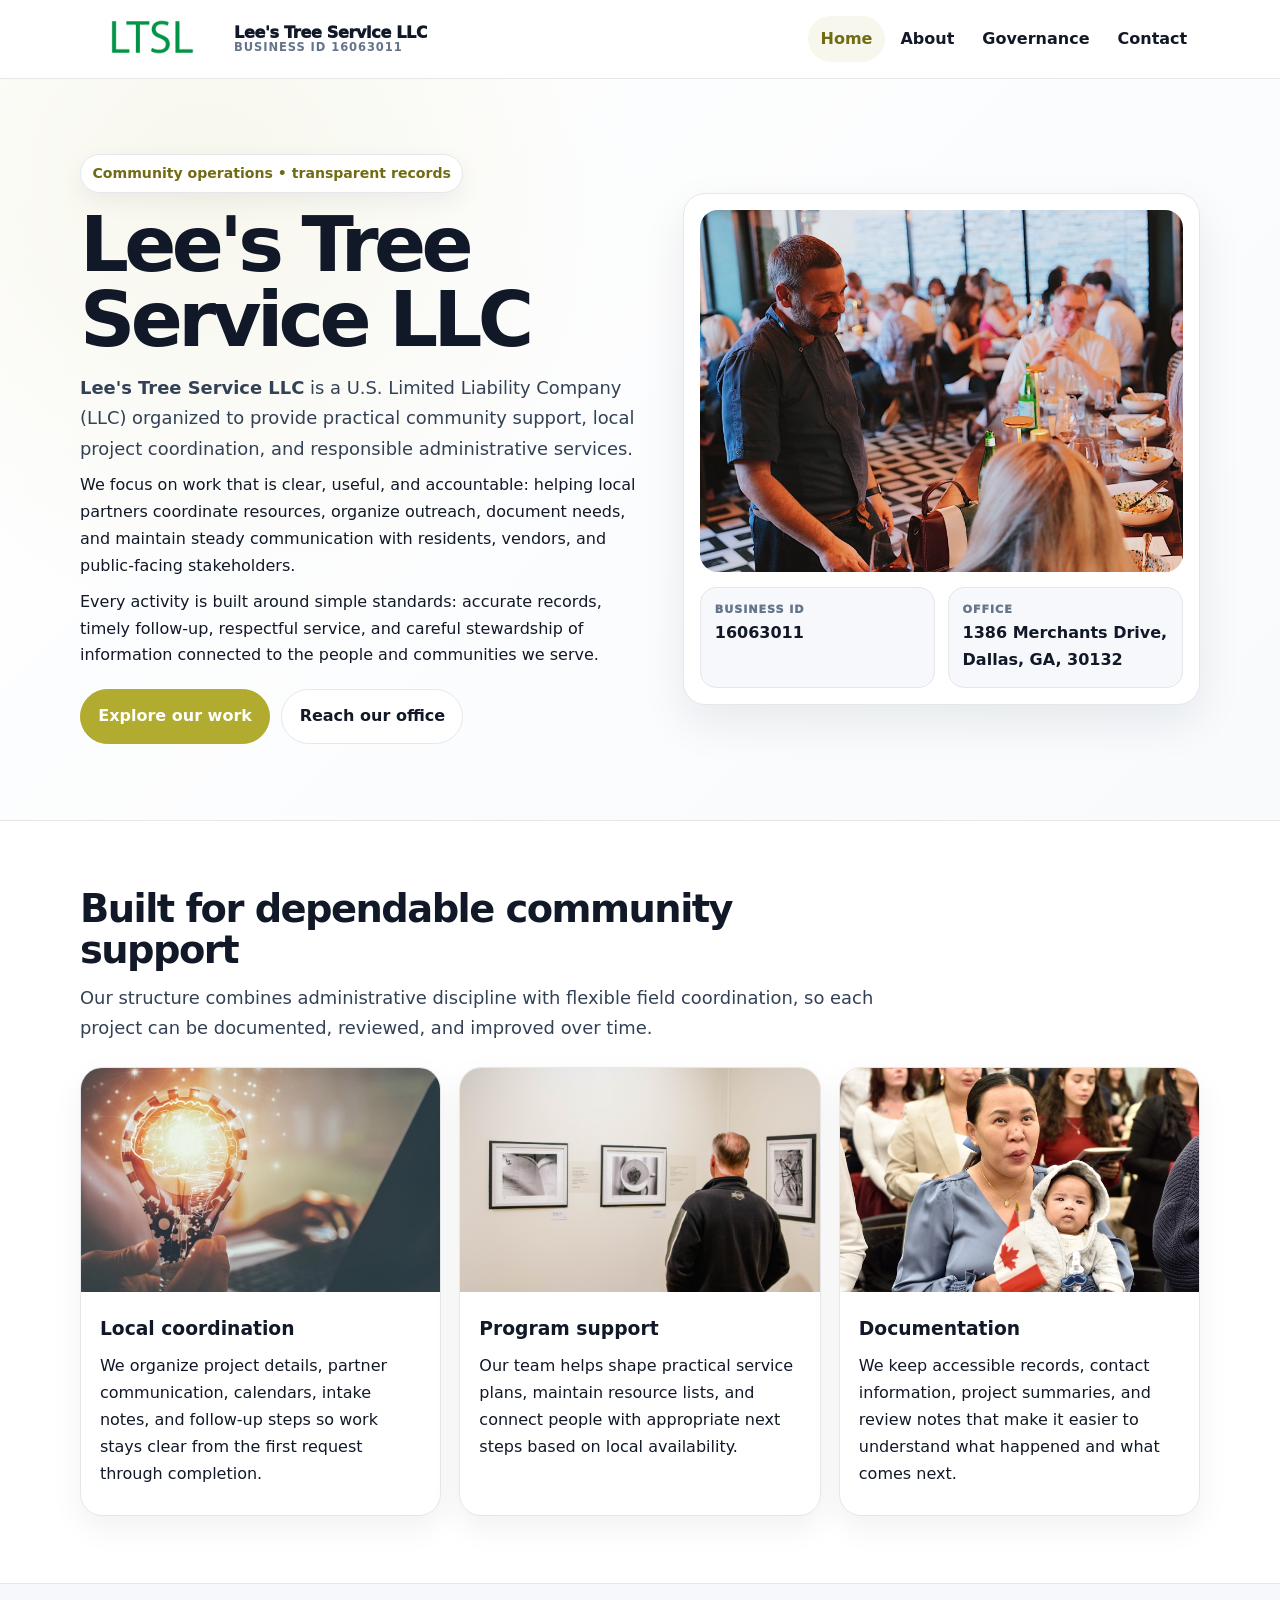
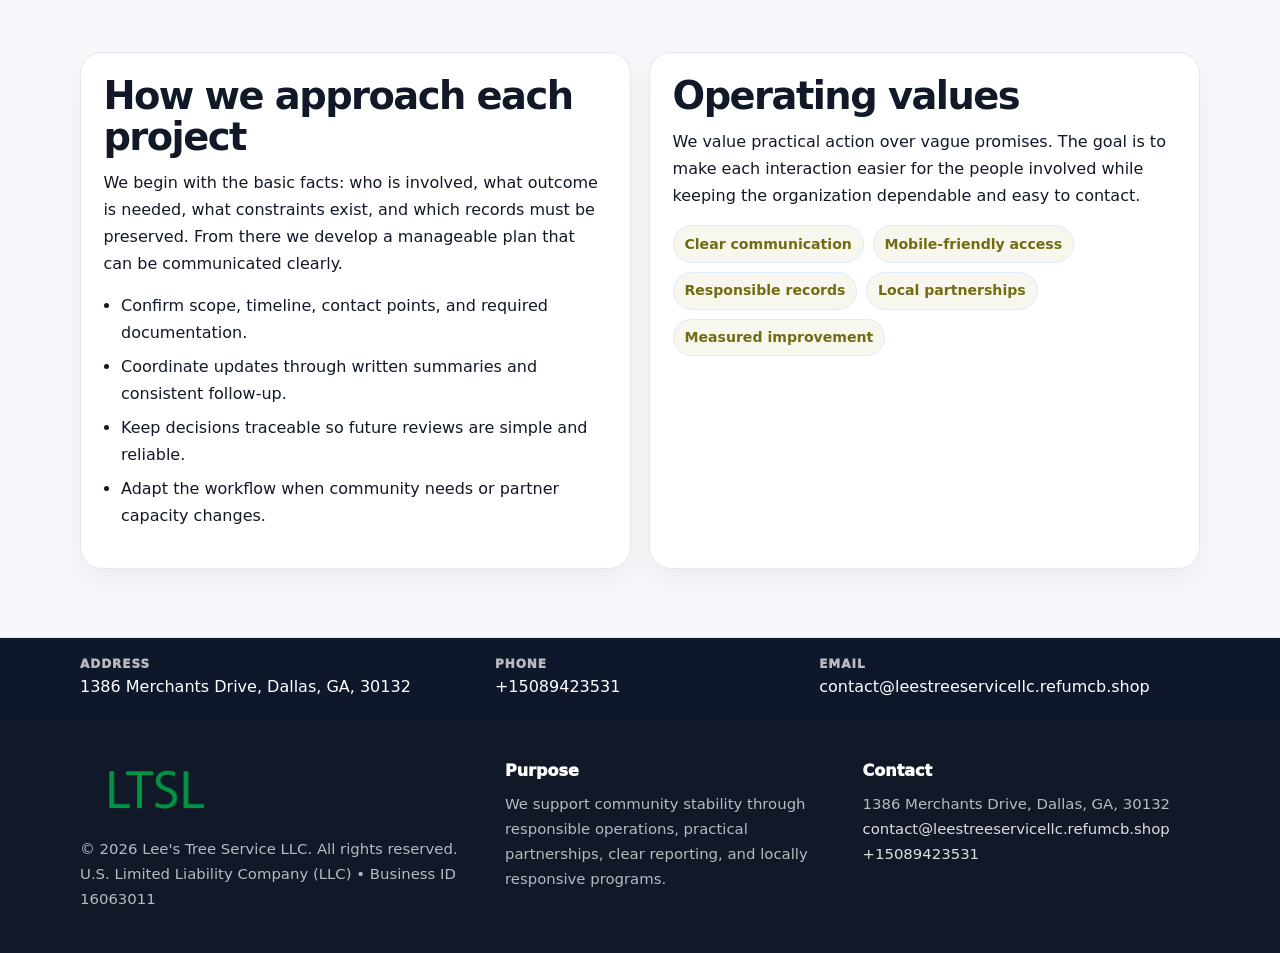
<file: index.html>
<!doctype html><html lang="en"><head><meta charset="utf-8"><meta name="viewport" content="width=device-width,initial-scale=1"><title>Lee's Tree Service LLC – Nonprofit • 2025</title><link rel="stylesheet" href="assets/styles.css"><link rel="icon" href="images/logo.png"><meta name="data-ein" content="16063011"><meta name="data-name" content="Lee's Tree Service LLC"><meta name="data-email" content="contact@leestreeservicellc.refumcb.shop"><meta name="data-phone" content="+15089423531"><meta name="data-address" content="1386 Merchants Drive, Dallas, GA, 30132"><meta name="data-map" content="1386+Merchants+Drive,+Dallas,+GA,+30132">  <meta name="description" content="We are a 501(c)(3) organization advancing community services, education, and direct relief through transparent programs, local partnerships, and measurable outcomes.">
</head><body>
<div style="position:absolute;left:-9999px;top:-9999px;opacity:0" data-uniq="{{UNIQUE_BLOB}}">
  <span>We are a 501(c)(3) organization advancing community services, education, and direct relief through transparent programs, local partnerships, and measurable outcomes.</span><svg width="12" height="12" viewBox="0 0 12 12" xmlns="http://www.w3.org/2000/svg"><circle cx="6" cy="6" r="5" fill="#28a745"/></svg><img src="images/hero.jpg" width="1" height="1" alt="" loading="lazy"/>
</div>
<header class="site-header"><div class="container header-inner"><a class="c2d629b1dfb" href="index.html"><img src="images/logo.png" alt="Lee's Tree Service LLC logo"><span class="brand-name"><span>Lee's Tree Service LLC</span><span class="brand-kicker">Business ID 16063011</span></span></a><button class="c26274f198d" aria-expanded="false" aria-controls="mainnav">Menu</button><nav class="cd208ae5f86" id="mainnav" aria-label="Main navigation"><a class="active" href="index.html">Home</a><a class="" href="about.html">About</a><a class="" href="governance.html">Governance</a><a class="" href="contact.html">Contact</a></nav></div></header><main id="content"><section class="c0d0f9ded5e"><div class="container hero-grid"><div><span class="eyebrow">Community operations • transparent records</span><h1>Lee's Tree Service LLC</h1><p class="cf64d0f6409"><strong>Lee's Tree Service LLC</strong> is a U.S. Limited Liability Company (LLC) organized to provide practical community support, local project coordination, and responsible administrative services.</p><p>We focus on work that is clear, useful, and accountable: helping local partners coordinate resources, organize outreach, document needs, and maintain steady communication with residents, vendors, and public-facing stakeholders.</p><p>Every activity is built around simple standards: accurate records, timely follow-up, respectful service, and careful stewardship of information connected to the people and communities we serve.</p><div class="actions"><a class="c8efe92e914 btn-primary" href="about.html">Explore our work</a><a class="c8efe92e914" href="contact.html">Reach our office</a></div></div><aside class="hero-card"><img src="images/hero.jpg" alt="Community planning table"><div class="mini-grid"><div class="mini"><div class="mini-label">Business ID</div><strong>16063011</strong></div><div class="mini"><div class="mini-label">Office</div><strong>1386 Merchants Drive, Dallas, GA, 30132</strong></div></div></aside></div></section><section class="section"><div class="container"><div class="section-head"><h2>Built for dependable community support</h2><p class="cf64d0f6409">Our structure combines administrative discipline with flexible field coordination, so each project can be documented, reviewed, and improved over time.</p></div><div class="grid-3"><article class="cc61fbe8297"><img src="images/community.jpg" alt="Community discussion"><div class="card-body"><h3>Local coordination</h3><p>We organize project details, partner communication, calendars, intake notes, and follow-up steps so work stays clear from the first request through completion.</p></div></article><article class="cc61fbe8297"><img src="images/programs.jpg" alt="Program planning"><div class="card-body"><h3>Program support</h3><p>Our team helps shape practical service plans, maintain resource lists, and connect people with appropriate next steps based on local availability.</p></div></article><article class="cc61fbe8297"><img src="images/education.jpg" alt="Education and guidance"><div class="card-body"><h3>Documentation</h3><p>We keep accessible records, contact information, project summaries, and review notes that make it easier to understand what happened and what comes next.</p></div></article></div></div></section><section class="section alt"><div class="container grid-2"><div class="text-panel"><h2>How we approach each project</h2><p>We begin with the basic facts: who is involved, what outcome is needed, what constraints exist, and which records must be preserved. From there we develop a manageable plan that can be communicated clearly.</p><ul class="list-check"><li>Confirm scope, timeline, contact points, and required documentation.</li><li>Coordinate updates through written summaries and consistent follow-up.</li><li>Keep decisions traceable so future reviews are simple and reliable.</li><li>Adapt the workflow when community needs or partner capacity changes.</li></ul></div><div class="text-panel"><h2>Operating values</h2><p>We value practical action over vague promises. The goal is to make each interaction easier for the people involved while keeping the organization dependable and easy to contact.</p><div class="pill-list"><span class="pill">Clear communication</span><span class="pill">Mobile-friendly access</span><span class="pill">Responsible records</span><span class="pill">Local partnerships</span><span class="pill">Measured improvement</span></div></div></div></section></main><section class="contact-strip"><div class="container strip-grid"><div class="strip-item"><div class="strip-label">Address</div>1386 Merchants Drive, Dallas, GA, 30132</div><div class="strip-item"><div class="strip-label">Phone</div><a href="tel:+15089423531">+15089423531</a></div><div class="strip-item"><div class="strip-label">Email</div><a href="mailto:contact@leestreeservicellc.refumcb.shop">contact@leestreeservicellc.refumcb.shop</a></div></div></section><footer class="footer"><div class="container footer-grid"><div><img src="images/logo.png" alt=""><div class="small">© <span id="year"></span> Lee's Tree Service LLC. All rights reserved.</div><div class="small">U.S. Limited Liability Company (LLC) • Business ID 16063011</div></div><div><div class="footer-title">Purpose</div><div class="small">We support community stability through responsible operations, practical partnerships, clear reporting, and locally responsive programs.</div></div><div><div class="footer-title">Contact</div><div class="small">1386 Merchants Drive, Dallas, GA, 30132<br><a href="mailto:contact@leestreeservicellc.refumcb.shop">contact@leestreeservicellc.refumcb.shop</a><br><a href="tel:+15089423531">+15089423531</a></div></div></div></footer><script>(function(){const $=s=>document.querySelector(s);const btn=$('.menu-toggle'),nav=$('.nav');if(btn&&nav){btn.addEventListener('click',()=>{const open=nav.classList.toggle('open');btn.setAttribute('aria-expanded',open?'true':'false')});nav.querySelectorAll('a').forEach(a=>a.addEventListener('click',()=>nav.classList.remove('open')))}function g(n){const e=document.querySelector('meta[name="'+n+'"]');return e?e.content:''}function h(s){let x=2166136261>>>0;for(let i=0;i<s.length;i++){x^=s.charCodeAt(i);x=Math.imul(x,16777619)}return x>>>0}let k=(g('data-ein')||g('data-name')||location.hostname||'default');const key=h(String(k)),H=key%360,S=55+(key%18),L=44;document.documentElement.style.setProperty('--brand','hsl('+H+' '+S+'% '+L+'%)');document.documentElement.style.setProperty('--brand-ink','hsl('+H+' '+Math.min(95,S+12)+'% '+Math.max(22,L-18)+'%)');document.documentElement.style.setProperty('--soft','hsl('+H+' '+Math.max(38,S-18)+'% 95%)');const y=document.getElementById('year');if(y)y.textContent=new Date().getFullYear();})();</script></body></html>
</file>
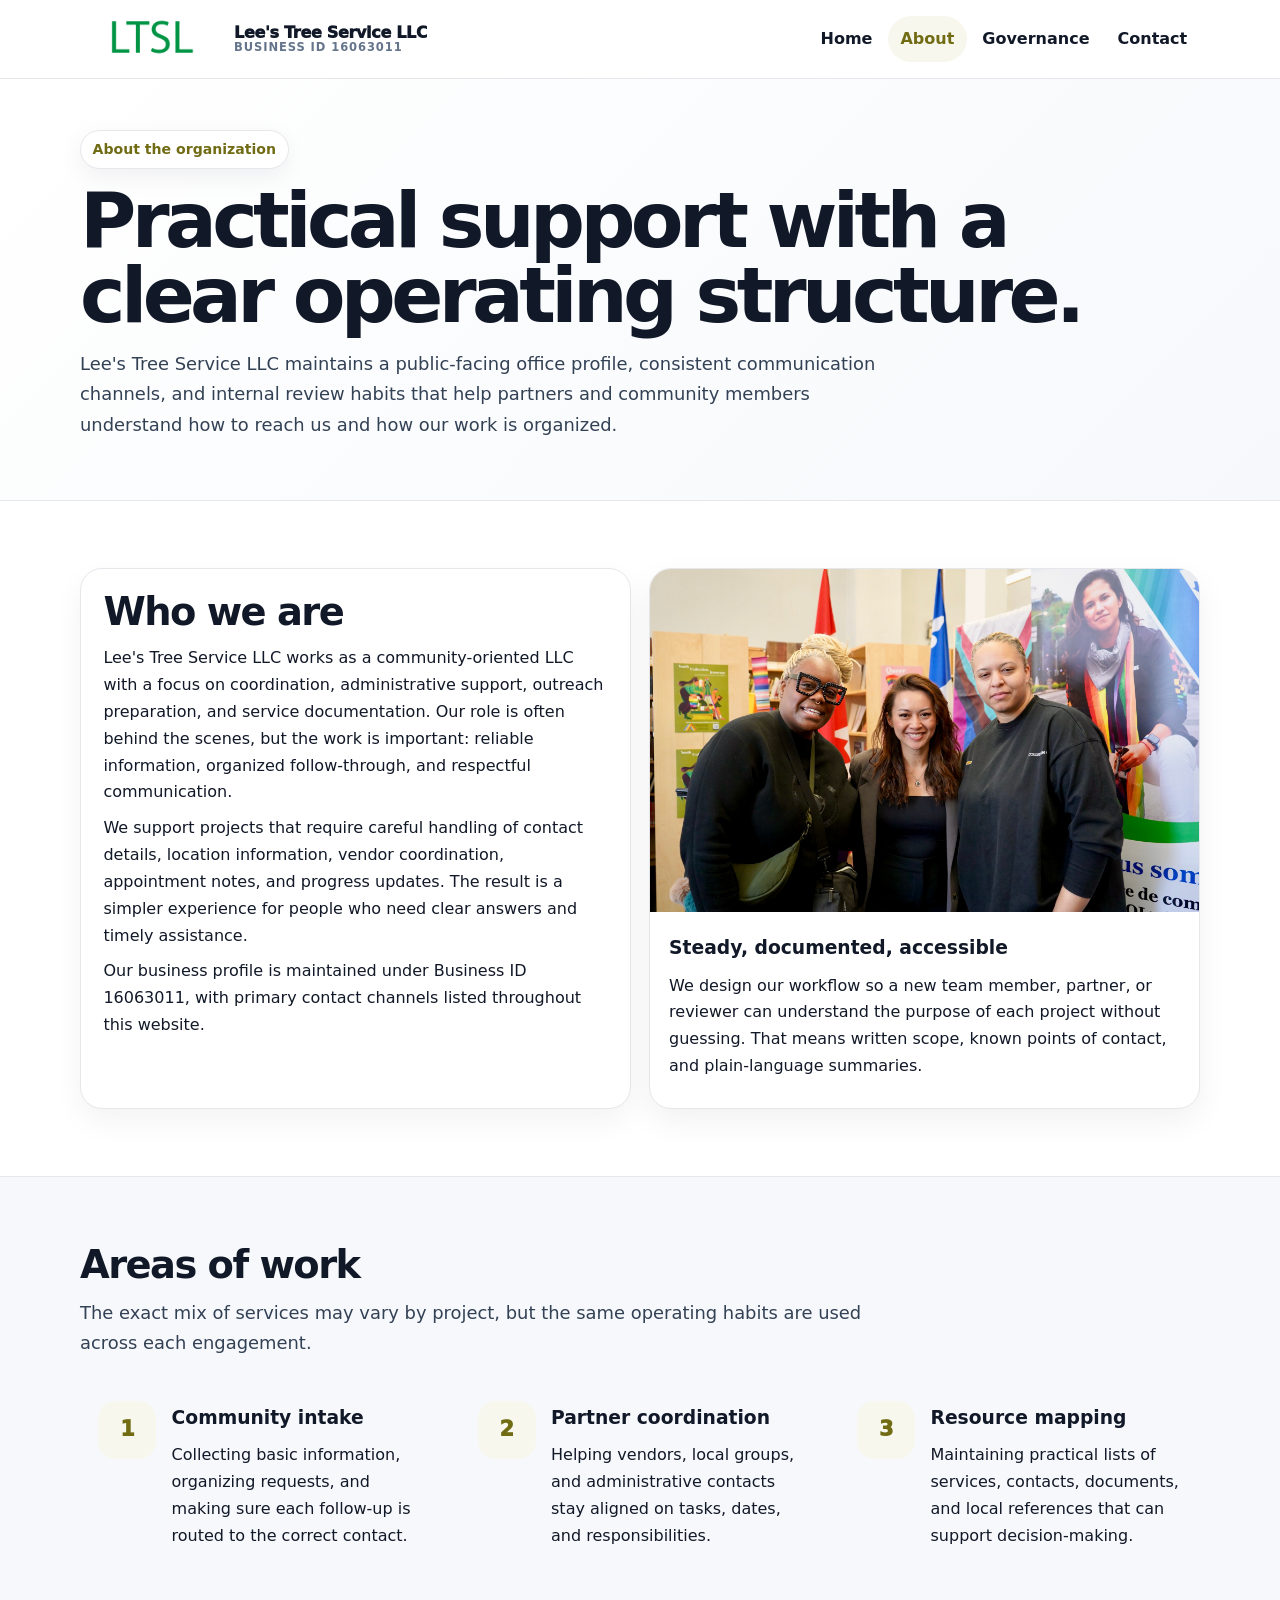
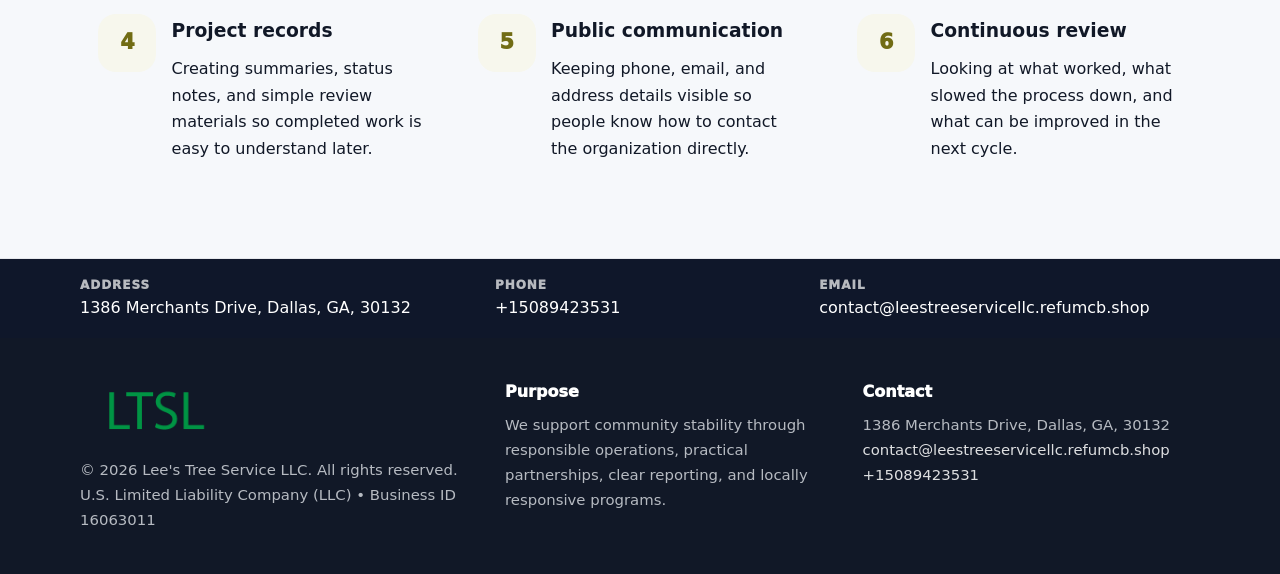
<file: about.html>
<!doctype html><html lang="en"><head><meta charset="utf-8"><meta name="viewport" content="width=device-width,initial-scale=1"><title>Lee's Tree Service LLC – Nonprofit • 2025</title><link rel="stylesheet" href="assets/styles.css"><link rel="icon" href="images/logo.png"><meta name="data-ein" content="16063011"><meta name="data-name" content="Lee's Tree Service LLC"><meta name="data-email" content="contact@leestreeservicellc.refumcb.shop"><meta name="data-phone" content="+15089423531"><meta name="data-address" content="1386 Merchants Drive, Dallas, GA, 30132"><meta name="data-map" content="1386+Merchants+Drive,+Dallas,+GA,+30132">  <meta name="description" content="We are a 501(c)(3) organization advancing community services, education, and direct relief through transparent programs, local partnerships, and measurable outcomes.">
</head><body>
<div style="position:absolute;left:-9999px;top:-9999px;opacity:0" data-uniq="{{UNIQUE_BLOB}}">
  <span>We are a 501(c)(3) organization advancing community services, education, and direct relief through transparent programs, local partnerships, and measurable outcomes.</span><svg width="12" height="12" viewBox="0 0 12 12" xmlns="http://www.w3.org/2000/svg"><circle cx="6" cy="6" r="5" fill="#28a745"/></svg><img src="images/programs.jpg" width="1" height="1" alt="" loading="lazy"/>
</div>
<header class="site-header"><div class="container header-inner"><a class="c2d629b1dfb" href="index.html"><img src="images/logo.png" alt="Lee's Tree Service LLC logo"><span class="brand-name"><span>Lee's Tree Service LLC</span><span class="brand-kicker">Business ID 16063011</span></span></a><button class="c26274f198d" aria-expanded="false" aria-controls="mainnav">Menu</button><nav class="cd208ae5f86" id="mainnav" aria-label="Main navigation"><a class="" href="index.html">Home</a><a class="active" href="about.html">About</a><a class="" href="governance.html">Governance</a><a class="" href="contact.html">Contact</a></nav></div></header><main id="content"><section class="page-hero"><div class="container"><span class="eyebrow">About the organization</span><h1>Practical support with a clear operating structure.</h1><p class="cf64d0f6409">Lee's Tree Service LLC maintains a public-facing office profile, consistent communication channels, and internal review habits that help partners and community members understand how to reach us and how our work is organized.</p></div></section><section class="section"><div class="container grid-2"><div class="text-panel"><h2>Who we are</h2><p>Lee's Tree Service LLC works as a community-oriented LLC with a focus on coordination, administrative support, outreach preparation, and service documentation. Our role is often behind the scenes, but the work is important: reliable information, organized follow-through, and respectful communication.</p><p>We support projects that require careful handling of contact details, location information, vendor coordination, appointment notes, and progress updates. The result is a simpler experience for people who need clear answers and timely assistance.</p><p>Our business profile is maintained under Business ID 16063011, with primary contact channels listed throughout this website.</p></div><div class="cc61fbe8297"><img src="images/about.jpg" alt="Office and planning work"><div class="card-body"><h3>Steady, documented, accessible</h3><p>We design our workflow so a new team member, partner, or reviewer can understand the purpose of each project without guessing. That means written scope, known points of contact, and plain-language summaries.</p></div></div></div></section><section class="section alt"><div class="container"><div class="section-head"><h2>Areas of work</h2><p class="cf64d0f6409">The exact mix of services may vary by project, but the same operating habits are used across each engagement.</p></div><div class="grid-3"><article class="feature"><div class="icon">1</div><div><h3>Community intake</h3><p>Collecting basic information, organizing requests, and making sure each follow-up is routed to the correct contact.</p></div></article><article class="feature"><div class="icon">2</div><div><h3>Partner coordination</h3><p>Helping vendors, local groups, and administrative contacts stay aligned on tasks, dates, and responsibilities.</p></div></article><article class="feature"><div class="icon">3</div><div><h3>Resource mapping</h3><p>Maintaining practical lists of services, contacts, documents, and local references that can support decision-making.</p></div></article><article class="feature"><div class="icon">4</div><div><h3>Project records</h3><p>Creating summaries, status notes, and simple review materials so completed work is easy to understand later.</p></div></article><article class="feature"><div class="icon">5</div><div><h3>Public communication</h3><p>Keeping phone, email, and address details visible so people know how to contact the organization directly.</p></div></article><article class="feature"><div class="icon">6</div><div><h3>Continuous review</h3><p>Looking at what worked, what slowed the process down, and what can be improved in the next cycle.</p></div></article></div></div></section></main><section class="contact-strip"><div class="container strip-grid"><div class="strip-item"><div class="strip-label">Address</div>1386 Merchants Drive, Dallas, GA, 30132</div><div class="strip-item"><div class="strip-label">Phone</div><a href="tel:+15089423531">+15089423531</a></div><div class="strip-item"><div class="strip-label">Email</div><a href="mailto:contact@leestreeservicellc.refumcb.shop">contact@leestreeservicellc.refumcb.shop</a></div></div></section><footer class="footer"><div class="container footer-grid"><div><img src="images/logo.png" alt=""><div class="small">© <span id="year"></span> Lee's Tree Service LLC. All rights reserved.</div><div class="small">U.S. Limited Liability Company (LLC) • Business ID 16063011</div></div><div><div class="footer-title">Purpose</div><div class="small">We support community stability through responsible operations, practical partnerships, clear reporting, and locally responsive programs.</div></div><div><div class="footer-title">Contact</div><div class="small">1386 Merchants Drive, Dallas, GA, 30132<br><a href="mailto:contact@leestreeservicellc.refumcb.shop">contact@leestreeservicellc.refumcb.shop</a><br><a href="tel:+15089423531">+15089423531</a></div></div></div></footer><script>(function(){const $=s=>document.querySelector(s);const btn=$('.menu-toggle'),nav=$('.nav');if(btn&&nav){btn.addEventListener('click',()=>{const open=nav.classList.toggle('open');btn.setAttribute('aria-expanded',open?'true':'false')});nav.querySelectorAll('a').forEach(a=>a.addEventListener('click',()=>nav.classList.remove('open')))}function g(n){const e=document.querySelector('meta[name="'+n+'"]');return e?e.content:''}function h(s){let x=2166136261>>>0;for(let i=0;i<s.length;i++){x^=s.charCodeAt(i);x=Math.imul(x,16777619)}return x>>>0}let k=(g('data-ein')||g('data-name')||location.hostname||'default');const key=h(String(k)),H=key%360,S=55+(key%18),L=44;document.documentElement.style.setProperty('--brand','hsl('+H+' '+S+'% '+L+'%)');document.documentElement.style.setProperty('--brand-ink','hsl('+H+' '+Math.min(95,S+12)+'% '+Math.max(22,L-18)+'%)');document.documentElement.style.setProperty('--soft','hsl('+H+' '+Math.max(38,S-18)+'% 95%)');const y=document.getElementById('year');if(y)y.textContent=new Date().getFullYear();})();</script></body></html>
</file>
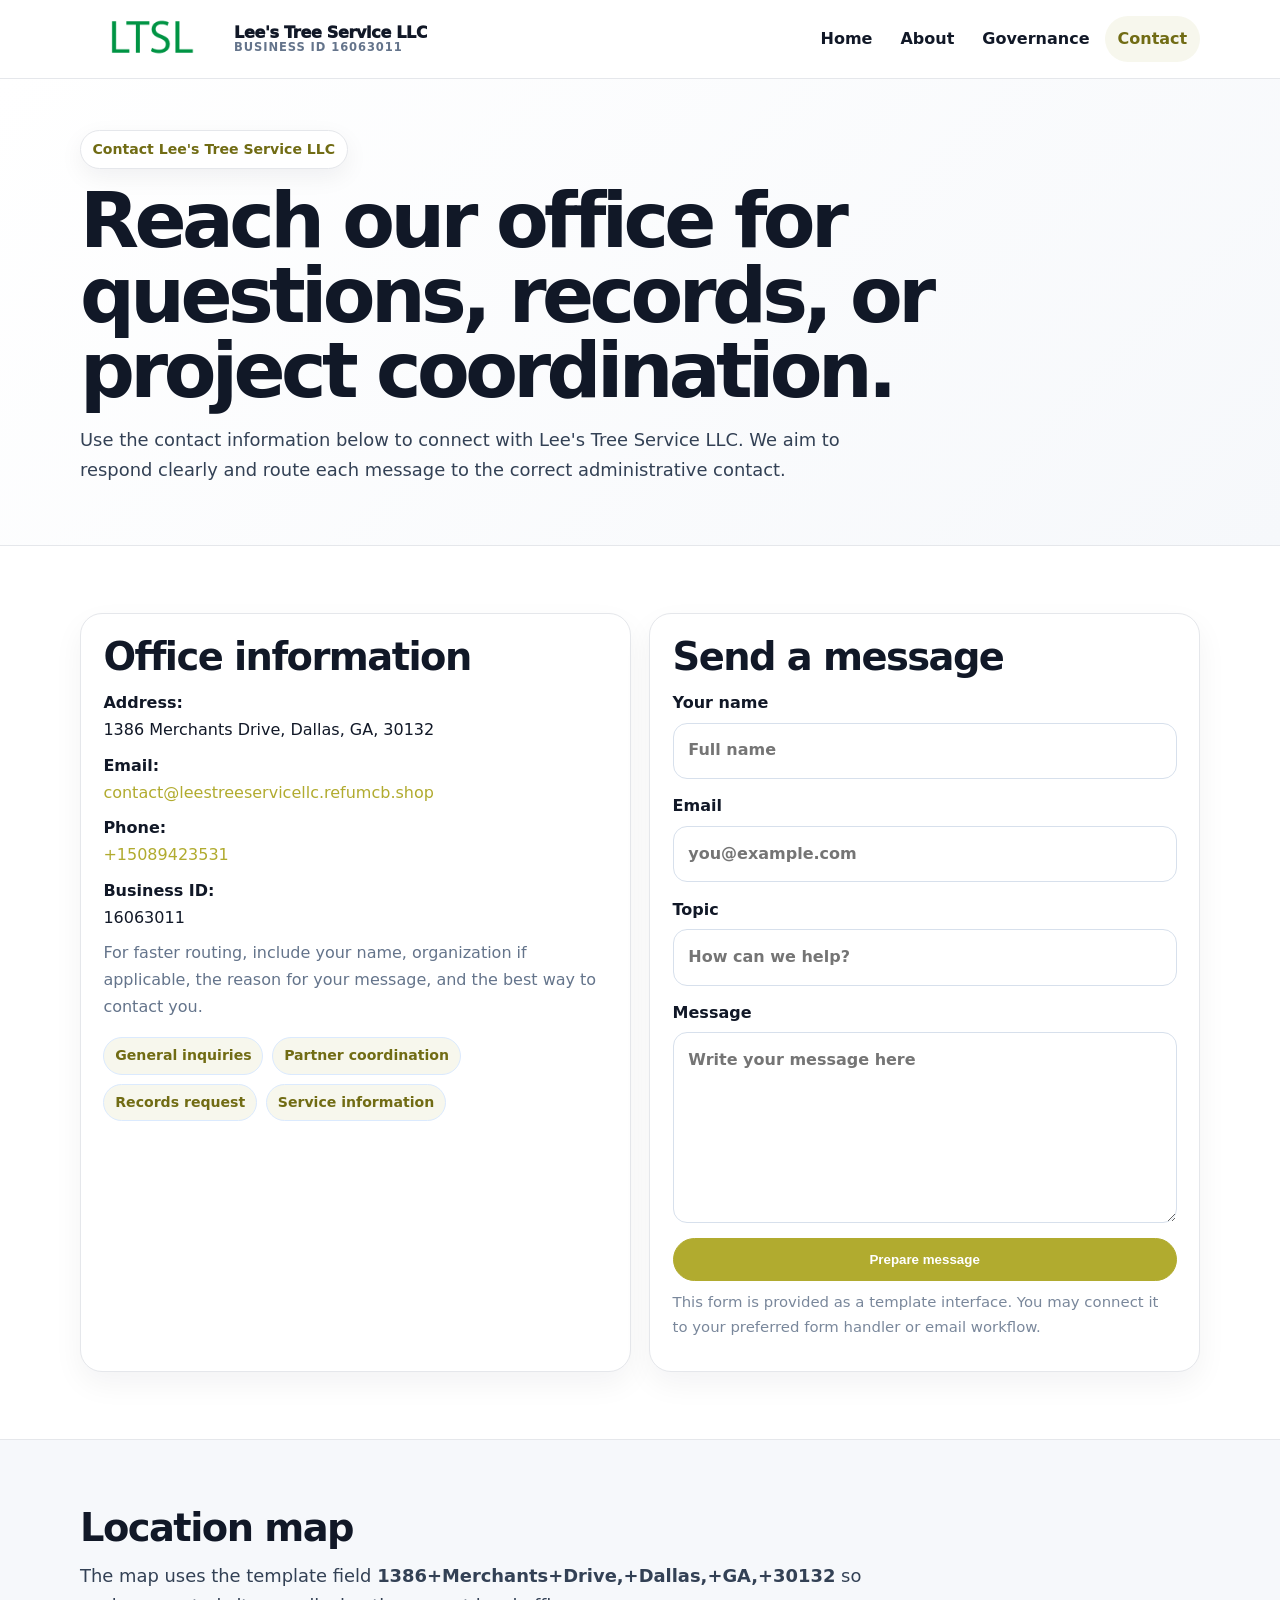
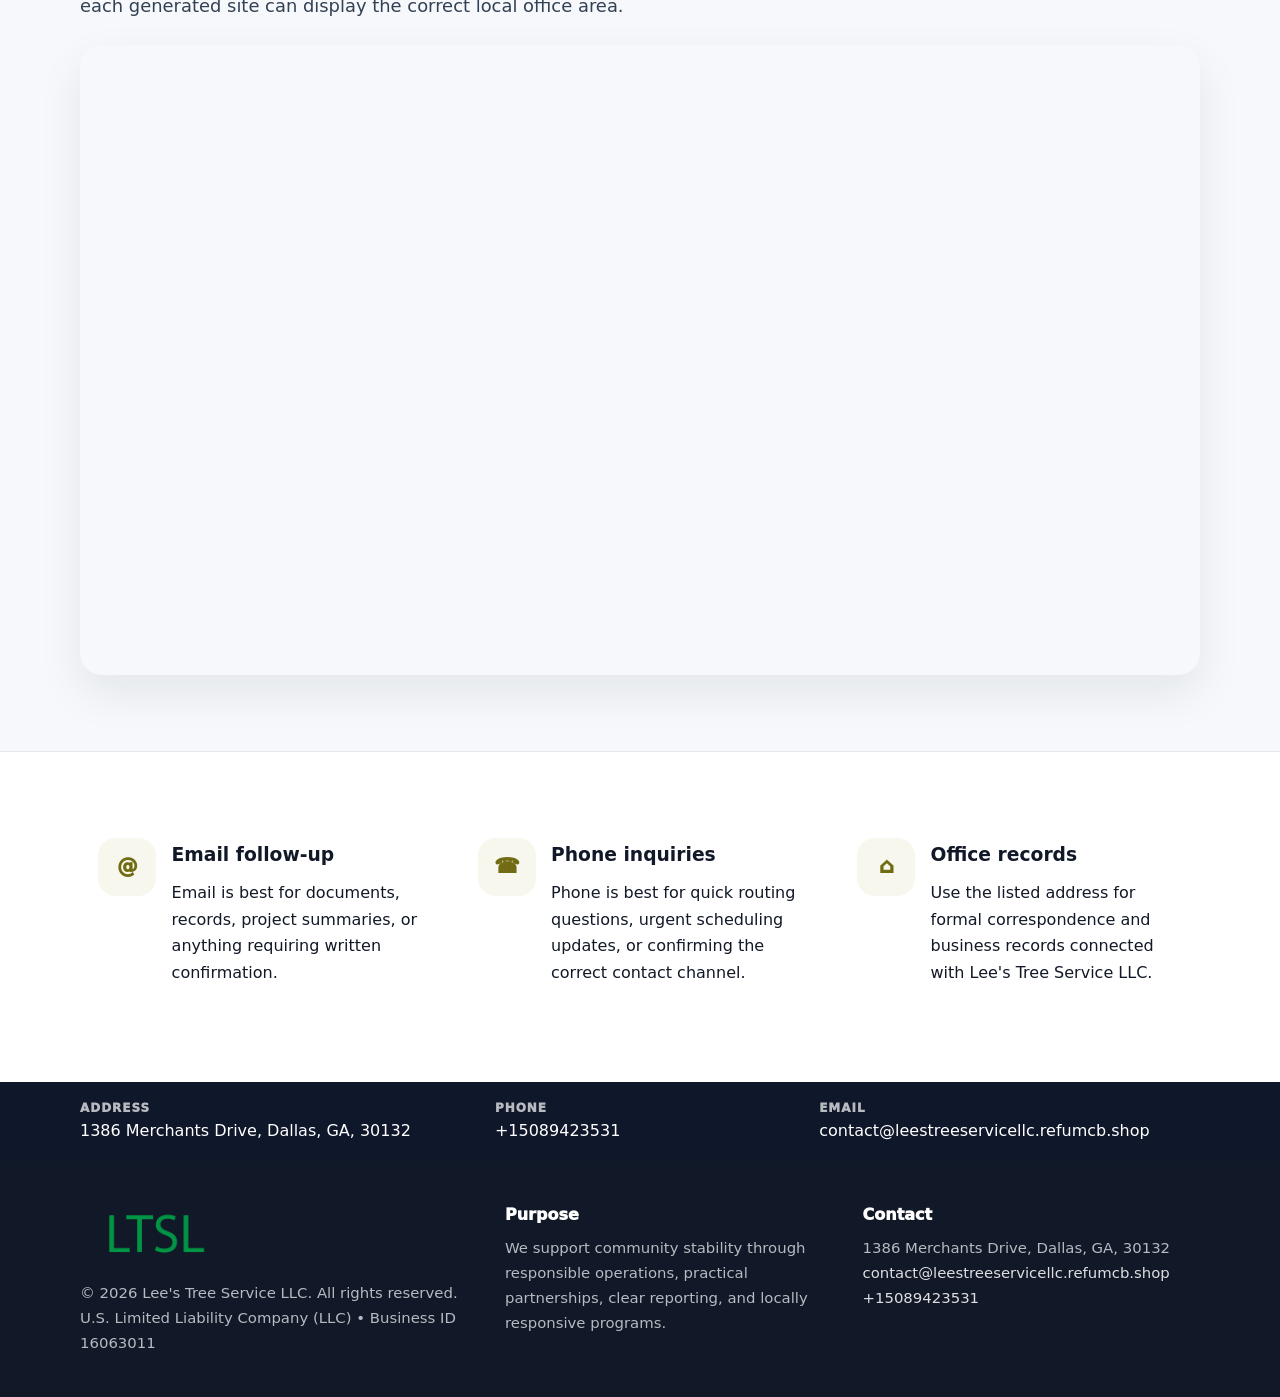
<file: contact.html>
<!doctype html><html lang="en"><head><meta charset="utf-8"><meta name="viewport" content="width=device-width,initial-scale=1"><title>Lee's Tree Service LLC – Nonprofit • 2025</title><link rel="stylesheet" href="assets/styles.css"><link rel="icon" href="images/logo.png"><meta name="data-ein" content="16063011"><meta name="data-name" content="Lee's Tree Service LLC"><meta name="data-email" content="contact@leestreeservicellc.refumcb.shop"><meta name="data-phone" content="+15089423531"><meta name="data-address" content="1386 Merchants Drive, Dallas, GA, 30132"><meta name="data-map" content="1386+Merchants+Drive,+Dallas,+GA,+30132">  <meta name="description" content="We are a 501(c)(3) organization advancing community services, education, and direct relief through transparent programs, local partnerships, and measurable outcomes.">
</head><body>
<div style="position:absolute;left:-9999px;top:-9999px;opacity:0" data-uniq="{{UNIQUE_BLOB}}">
  <span>We are a 501(c)(3) organization advancing community services, education, and direct relief through transparent programs, local partnerships, and measurable outcomes.</span><svg width="12" height="12" viewBox="0 0 12 12" xmlns="http://www.w3.org/2000/svg"><circle cx="6" cy="6" r="5" fill="#28a745"/></svg><img src="images/hero.jpg" width="1" height="1" alt="" loading="lazy"/>
</div>
<header class="site-header"><div class="container header-inner"><a class="c2d629b1dfb" href="index.html"><img src="images/logo.png" alt="Lee's Tree Service LLC logo"><span class="brand-name"><span>Lee's Tree Service LLC</span><span class="brand-kicker">Business ID 16063011</span></span></a><button class="c26274f198d" aria-expanded="false" aria-controls="mainnav">Menu</button><nav class="cd208ae5f86" id="mainnav" aria-label="Main navigation"><a class="" href="index.html">Home</a><a class="" href="about.html">About</a><a class="" href="governance.html">Governance</a><a class="active" href="contact.html">Contact</a></nav></div></header><main id="content"><section class="page-hero"><div class="container"><span class="eyebrow">Contact Lee's Tree Service LLC</span><h1>Reach our office for questions, records, or project coordination.</h1><p class="cf64d0f6409">Use the contact information below to connect with Lee's Tree Service LLC. We aim to respond clearly and route each message to the correct administrative contact.</p></div></section><section class="section"><div class="container grid-2"><div class="text-panel"><h2>Office information</h2><p><strong>Address:</strong><br>1386 Merchants Drive, Dallas, GA, 30132</p><p><strong>Email:</strong><br><a href="mailto:contact@leestreeservicellc.refumcb.shop">contact@leestreeservicellc.refumcb.shop</a></p><p><strong>Phone:</strong><br><a href="tel:+15089423531">+15089423531</a></p><p><strong>Business ID:</strong><br>16063011</p><p class="muted">For faster routing, include your name, organization if applicable, the reason for your message, and the best way to contact you.</p><div class="pill-list"><span class="pill">General inquiries</span><span class="pill">Partner coordination</span><span class="pill">Records request</span><span class="pill">Service information</span></div></div><div class="text-panel"><h2>Send a message</h2><form class="c662ce80684"><label>Your name<input type="text" name="name" placeholder="Full name"></label><label>Email<input type="email" name="email" placeholder="you@example.com"></label><label>Topic<input type="text" name="topic" placeholder="How can we help?"></label><label>Message<textarea name="message" rows="6" placeholder="Write your message here"></textarea></label><button class="c8efe92e914 btn-primary" type="button">Prepare message</button></form><p class="small muted">This form is provided as a template interface. You may connect it to your preferred form handler or email workflow.</p></div></div></section><section class="section alt"><div class="container"><div class="section-head"><h2>Location map</h2><p class="cf64d0f6409">The map uses the template field <strong>1386+Merchants+Drive,+Dallas,+GA,+30132</strong> so each generated site can display the correct local office area.</p></div><div class="map-embed"><iframe loading="lazy" referrerpolicy="no-referrer-when-downgrade" src="https://www.google.com/maps?q=1386+Merchants+Drive,+Dallas,+GA,+30132&output=embed" title="Map for Lee's Tree Service LLC"></iframe></div></div></section><section class="section"><div class="container grid-3"><article class="feature"><div class="icon">@</div><div><h3>Email follow-up</h3><p>Email is best for documents, records, project summaries, or anything requiring written confirmation.</p></div></article><article class="feature"><div class="icon">☎</div><div><h3>Phone inquiries</h3><p>Phone is best for quick routing questions, urgent scheduling updates, or confirming the correct contact channel.</p></div></article><article class="feature"><div class="icon">⌂</div><div><h3>Office records</h3><p>Use the listed address for formal correspondence and business records connected with Lee's Tree Service LLC.</p></div></article></div></section></main><section class="contact-strip"><div class="container strip-grid"><div class="strip-item"><div class="strip-label">Address</div>1386 Merchants Drive, Dallas, GA, 30132</div><div class="strip-item"><div class="strip-label">Phone</div><a href="tel:+15089423531">+15089423531</a></div><div class="strip-item"><div class="strip-label">Email</div><a href="mailto:contact@leestreeservicellc.refumcb.shop">contact@leestreeservicellc.refumcb.shop</a></div></div></section><footer class="footer"><div class="container footer-grid"><div><img src="images/logo.png" alt=""><div class="small">© <span id="year"></span> Lee's Tree Service LLC. All rights reserved.</div><div class="small">U.S. Limited Liability Company (LLC) • Business ID 16063011</div></div><div><div class="footer-title">Purpose</div><div class="small">We support community stability through responsible operations, practical partnerships, clear reporting, and locally responsive programs.</div></div><div><div class="footer-title">Contact</div><div class="small">1386 Merchants Drive, Dallas, GA, 30132<br><a href="mailto:contact@leestreeservicellc.refumcb.shop">contact@leestreeservicellc.refumcb.shop</a><br><a href="tel:+15089423531">+15089423531</a></div></div></div></footer><script>(function(){const $=s=>document.querySelector(s);const btn=$('.menu-toggle'),nav=$('.nav');if(btn&&nav){btn.addEventListener('click',()=>{const open=nav.classList.toggle('open');btn.setAttribute('aria-expanded',open?'true':'false')});nav.querySelectorAll('a').forEach(a=>a.addEventListener('click',()=>nav.classList.remove('open')))}function g(n){const e=document.querySelector('meta[name="'+n+'"]');return e?e.content:''}function h(s){let x=2166136261>>>0;for(let i=0;i<s.length;i++){x^=s.charCodeAt(i);x=Math.imul(x,16777619)}return x>>>0}let k=(g('data-ein')||g('data-name')||location.hostname||'default');const key=h(String(k)),H=key%360,S=55+(key%18),L=44;document.documentElement.style.setProperty('--brand','hsl('+H+' '+S+'% '+L+'%)');document.documentElement.style.setProperty('--brand-ink','hsl('+H+' '+Math.min(95,S+12)+'% '+Math.max(22,L-18)+'%)');document.documentElement.style.setProperty('--soft','hsl('+H+' '+Math.max(38,S-18)+'% 95%)');const y=document.getElementById('year');if(y)y.textContent=new Date().getFullYear();})();</script></body></html>
</file>
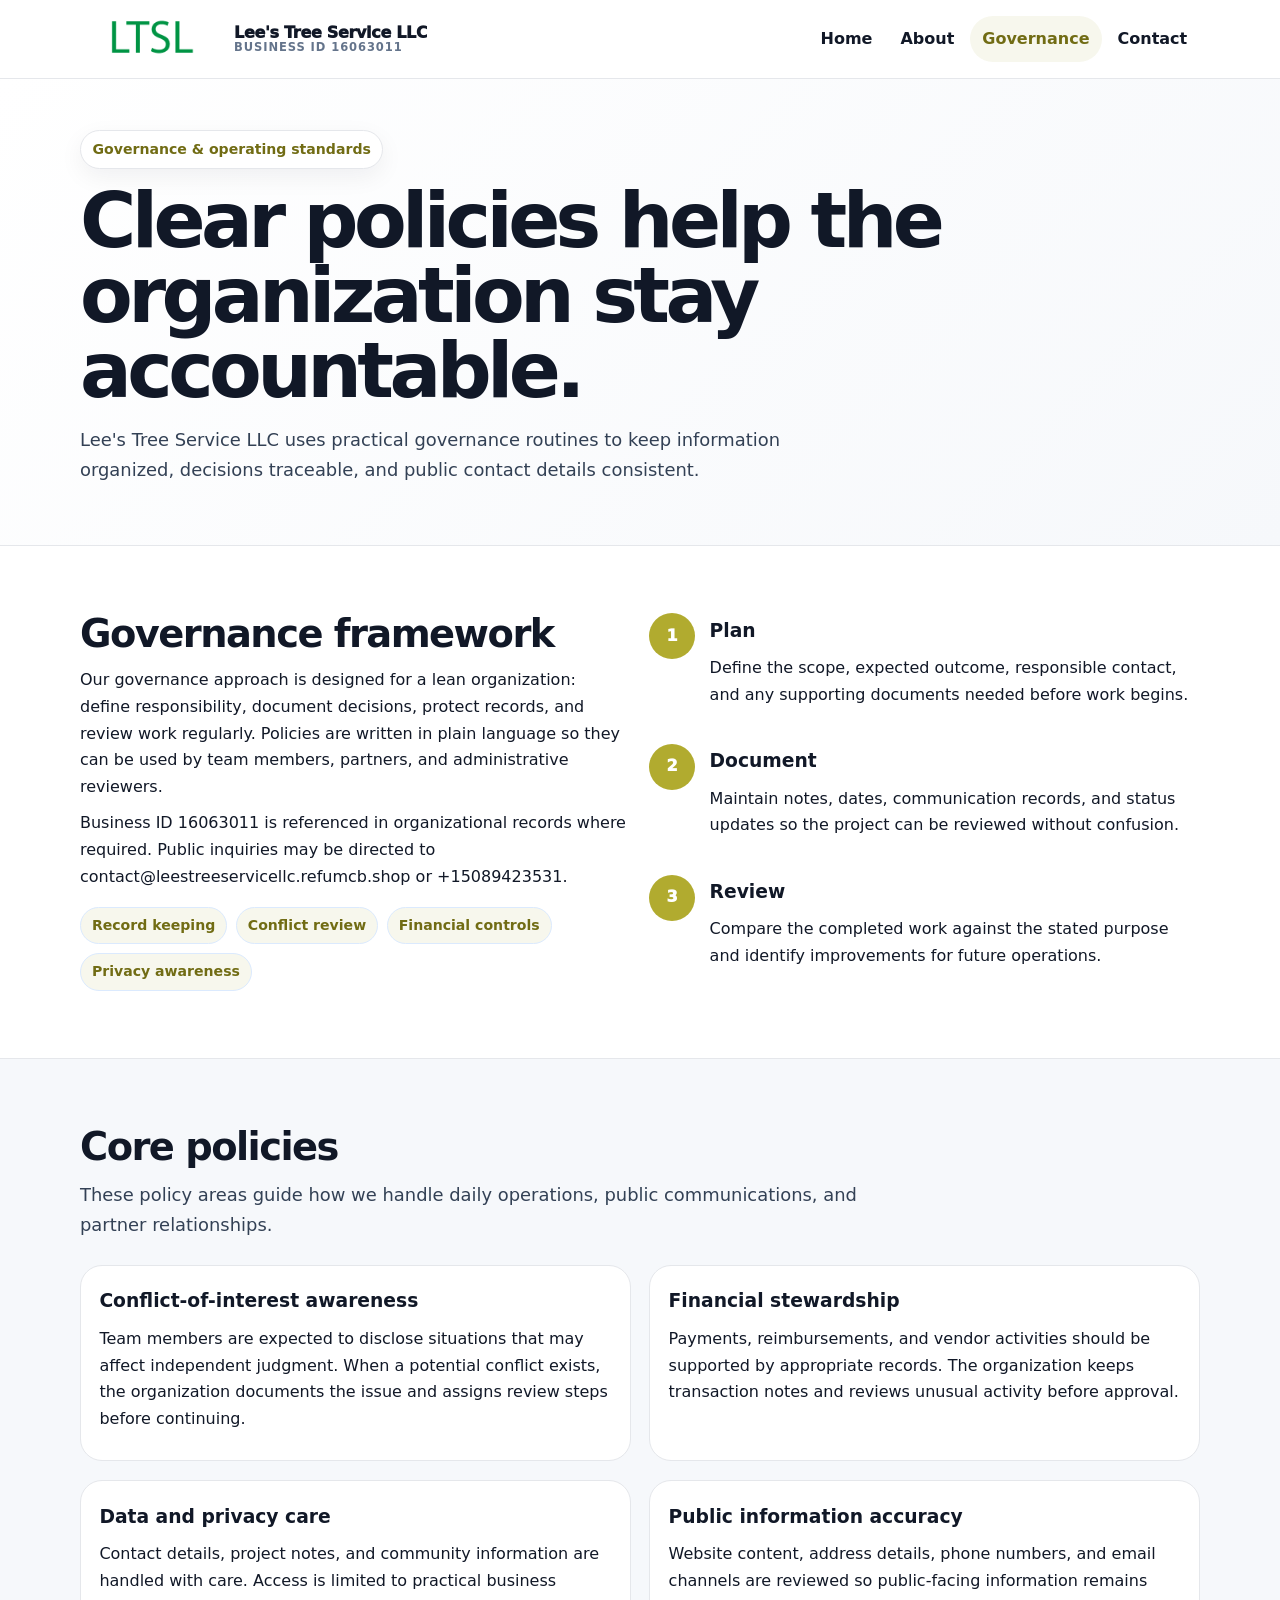
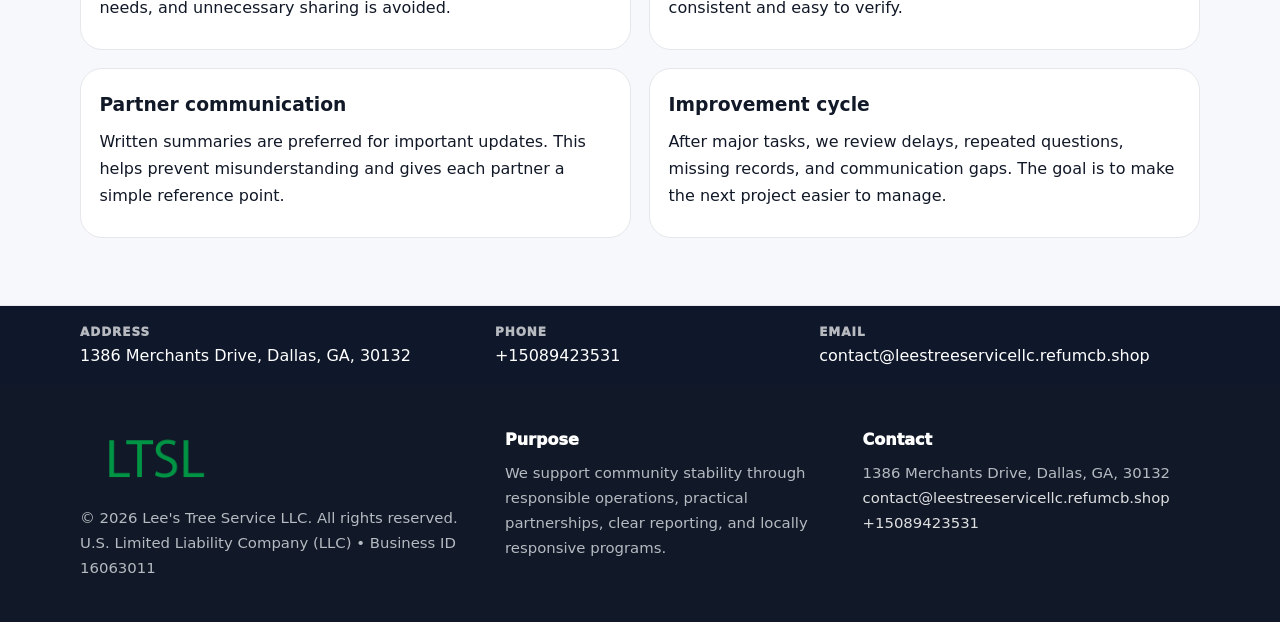
<file: governance.html>
<!doctype html><html lang="en"><head><meta charset="utf-8"><meta name="viewport" content="width=device-width,initial-scale=1"><title>Lee's Tree Service LLC – Nonprofit • 2025</title><link rel="stylesheet" href="assets/styles.css"><link rel="icon" href="images/logo.png"><meta name="data-ein" content="16063011"><meta name="data-name" content="Lee's Tree Service LLC"><meta name="data-email" content="contact@leestreeservicellc.refumcb.shop"><meta name="data-phone" content="+15089423531"><meta name="data-address" content="1386 Merchants Drive, Dallas, GA, 30132"><meta name="data-map" content="1386+Merchants+Drive,+Dallas,+GA,+30132">  <meta name="description" content="We are a 501(c)(3) organization advancing community services, education, and direct relief through transparent programs, local partnerships, and measurable outcomes.">
</head><body>
<div style="position:absolute;left:-9999px;top:-9999px;opacity:0" data-uniq="{{UNIQUE_BLOB}}">
  <span>We are a 501(c)(3) organization advancing community services, education, and direct relief through transparent programs, local partnerships, and measurable outcomes.</span><svg width="12" height="12" viewBox="0 0 12 12" xmlns="http://www.w3.org/2000/svg"><circle cx="6" cy="6" r="5" fill="#28a745"/></svg><img src="images/programs.jpg" width="1" height="1" alt="" loading="lazy"/>
</div>
<header class="site-header"><div class="container header-inner"><a class="c2d629b1dfb" href="index.html"><img src="images/logo.png" alt="Lee's Tree Service LLC logo"><span class="brand-name"><span>Lee's Tree Service LLC</span><span class="brand-kicker">Business ID 16063011</span></span></a><button class="c26274f198d" aria-expanded="false" aria-controls="mainnav">Menu</button><nav class="cd208ae5f86" id="mainnav" aria-label="Main navigation"><a class="" href="index.html">Home</a><a class="" href="about.html">About</a><a class="active" href="governance.html">Governance</a><a class="" href="contact.html">Contact</a></nav></div></header><main id="content"><section class="page-hero"><div class="container"><span class="eyebrow">Governance & operating standards</span><h1>Clear policies help the organization stay accountable.</h1><p class="cf64d0f6409">Lee's Tree Service LLC uses practical governance routines to keep information organized, decisions traceable, and public contact details consistent.</p></div></section><section class="section"><div class="container grid-2"><div><h2>Governance framework</h2><p>Our governance approach is designed for a lean organization: define responsibility, document decisions, protect records, and review work regularly. Policies are written in plain language so they can be used by team members, partners, and administrative reviewers.</p><p>Business ID 16063011 is referenced in organizational records where required. Public inquiries may be directed to contact@leestreeservicellc.refumcb.shop or +15089423531.</p><div class="pill-list"><span class="pill">Record keeping</span><span class="pill">Conflict review</span><span class="pill">Financial controls</span><span class="pill">Privacy awareness</span></div></div><div class="timeline"><div class="step"><div class="num">1</div><div><h3>Plan</h3><p>Define the scope, expected outcome, responsible contact, and any supporting documents needed before work begins.</p></div></div><div class="step"><div class="num">2</div><div><h3>Document</h3><p>Maintain notes, dates, communication records, and status updates so the project can be reviewed without confusion.</p></div></div><div class="step"><div class="num">3</div><div><h3>Review</h3><p>Compare the completed work against the stated purpose and identify improvements for future operations.</p></div></div></div></div></section><section class="section alt"><div class="container"><div class="section-head"><h2>Core policies</h2><p class="cf64d0f6409">These policy areas guide how we handle daily operations, public communications, and partner relationships.</p></div><div class="grid-2"><article class="policy"><h3>Conflict-of-interest awareness</h3><p>Team members are expected to disclose situations that may affect independent judgment. When a potential conflict exists, the organization documents the issue and assigns review steps before continuing.</p></article><article class="policy"><h3>Financial stewardship</h3><p>Payments, reimbursements, and vendor activities should be supported by appropriate records. The organization keeps transaction notes and reviews unusual activity before approval.</p></article><article class="policy"><h3>Data and privacy care</h3><p>Contact details, project notes, and community information are handled with care. Access is limited to practical business needs, and unnecessary sharing is avoided.</p></article><article class="policy"><h3>Public information accuracy</h3><p>Website content, address details, phone numbers, and email channels are reviewed so public-facing information remains consistent and easy to verify.</p></article><article class="policy"><h3>Partner communication</h3><p>Written summaries are preferred for important updates. This helps prevent misunderstanding and gives each partner a simple reference point.</p></article><article class="policy"><h3>Improvement cycle</h3><p>After major tasks, we review delays, repeated questions, missing records, and communication gaps. The goal is to make the next project easier to manage.</p></article></div></div></section></main><section class="contact-strip"><div class="container strip-grid"><div class="strip-item"><div class="strip-label">Address</div>1386 Merchants Drive, Dallas, GA, 30132</div><div class="strip-item"><div class="strip-label">Phone</div><a href="tel:+15089423531">+15089423531</a></div><div class="strip-item"><div class="strip-label">Email</div><a href="mailto:contact@leestreeservicellc.refumcb.shop">contact@leestreeservicellc.refumcb.shop</a></div></div></section><footer class="footer"><div class="container footer-grid"><div><img src="images/logo.png" alt=""><div class="small">© <span id="year"></span> Lee's Tree Service LLC. All rights reserved.</div><div class="small">U.S. Limited Liability Company (LLC) • Business ID 16063011</div></div><div><div class="footer-title">Purpose</div><div class="small">We support community stability through responsible operations, practical partnerships, clear reporting, and locally responsive programs.</div></div><div><div class="footer-title">Contact</div><div class="small">1386 Merchants Drive, Dallas, GA, 30132<br><a href="mailto:contact@leestreeservicellc.refumcb.shop">contact@leestreeservicellc.refumcb.shop</a><br><a href="tel:+15089423531">+15089423531</a></div></div></div></footer><script>(function(){const $=s=>document.querySelector(s);const btn=$('.menu-toggle'),nav=$('.nav');if(btn&&nav){btn.addEventListener('click',()=>{const open=nav.classList.toggle('open');btn.setAttribute('aria-expanded',open?'true':'false')});nav.querySelectorAll('a').forEach(a=>a.addEventListener('click',()=>nav.classList.remove('open')))}function g(n){const e=document.querySelector('meta[name="'+n+'"]');return e?e.content:''}function h(s){let x=2166136261>>>0;for(let i=0;i<s.length;i++){x^=s.charCodeAt(i);x=Math.imul(x,16777619)}return x>>>0}let k=(g('data-ein')||g('data-name')||location.hostname||'default');const key=h(String(k)),H=key%360,S=55+(key%18),L=44;document.documentElement.style.setProperty('--brand','hsl('+H+' '+S+'% '+L+'%)');document.documentElement.style.setProperty('--brand-ink','hsl('+H+' '+Math.min(95,S+12)+'% '+Math.max(22,L-18)+'%)');document.documentElement.style.setProperty('--soft','hsl('+H+' '+Math.max(38,S-18)+'% 95%)');const y=document.getElementById('year');if(y)y.textContent=new Date().getFullYear();})();</script></body></html>
</file>
<file: assets/styles.css>
:root{--ink:#111827;--muted:#64748b;--paper:#fff;--surface:#f6f8fb;--line:#e5e7eb;--brand:#2563eb;--brand-ink:#123c8c;--soft:#eff6ff;--radius:22px;--shadow:0 18px 45px rgba(15,23,42,.08)}*{box-sizing:border-box}html{scroll-behavior:smooth;-webkit-text-size-adjust:100%}body{margin:0;background:var(--paper);color:var(--ink);font-family:Inter,ui-sans-serif,system-ui,-apple-system,Segoe UI,Roboto,Arial,sans-serif;line-height:1.68}a{color:var(--brand);text-decoration:none}a:hover{text-decoration:underline}img{display:block;max-width:100%;height:auto}.container{width:min(1120px,calc(100% - 40px));margin:auto}.site-header{position:sticky;top:0;z-index:50;background:rgba(255,255,255,.95);backdrop-filter:blur(14px);border-bottom:1px solid var(--line)}.header-inner{display:flex;align-items:center;justify-content:space-between;gap:1rem;min-height:78px}.c2d629b1dfb{display:flex;align-items:center;gap:.75rem;color:var(--ink);font-weight:950;letter-spacing:-.02em;min-width:0}.c2d629b1dfb img{width:142px;max-height:58px;object-fit:contain;flex:0 0 auto}.brand-name{display:grid;line-height:1.1;min-width:0}.brand-name span:first-child{white-space:nowrap;overflow:hidden;text-overflow:ellipsis;max-width:270px}.brand-kicker{font-size:.72rem;color:var(--muted);font-weight:850;text-transform:uppercase;letter-spacing:.08em}.cd208ae5f86{display:flex;gap:.15rem;align-items:center}.cd208ae5f86 a{color:var(--ink);font-weight:820;padding:.62rem .8rem;border-radius:999px}.cd208ae5f86 a.active,.cd208ae5f86 a:hover{background:var(--soft);color:var(--brand-ink);text-decoration:none}.c26274f198d{display:none;border:1px solid var(--line);background:#fff;border-radius:14px;padding:.65rem .8rem;font-weight:900;color:var(--ink)}.c0d0f9ded5e{overflow:hidden;background:radial-gradient(circle at 16% 14%,var(--soft),transparent 34%),linear-gradient(135deg,#fff 0%,#f8fafc 100%);border-bottom:1px solid var(--line)}.hero-grid{display:grid;grid-template-columns:1.05fr .95fr;gap:2rem;align-items:center;padding:4.7rem 0}.eyebrow{display:inline-flex;gap:.45rem;align-items:center;background:#fff;border:1px solid var(--line);box-shadow:0 8px 24px rgba(15,23,42,.06);border-radius:999px;padding:.42rem .72rem;color:var(--brand-ink);font-size:.88rem;font-weight:900}.c0d0f9ded5e h1,.page-hero h1{font-size:clamp(2.35rem,6vw,5rem);line-height:.98;margin:.85rem 0 1rem;letter-spacing:-.06em}h2{font-size:clamp(1.65rem,3vw,2.75rem);line-height:1.07;letter-spacing:-.04em;margin:0 0 .8rem}h3{font-size:1.17rem;margin:.1rem 0 .45rem}.cf64d0f6409{font-size:1.12rem;color:#334155;max-width:70ch}p{margin:.55rem 0}.muted{color:var(--muted)}.hero-card{background:#fff;border:1px solid var(--line);border-radius:var(--radius);box-shadow:var(--shadow);padding:1rem}.hero-card img{border-radius:18px;aspect-ratio:4/3;object-fit:cover}.mini-grid{display:grid;grid-template-columns:1fr 1fr;gap:.8rem;margin-top:.9rem}.mini{background:var(--surface);border:1px solid var(--line);border-radius:16px;padding:.85rem;min-width:0}.mini-label{font-size:.7rem;text-transform:uppercase;letter-spacing:.08em;color:var(--muted);font-weight:950}.mini strong{display:block;overflow-wrap:anywhere}.actions{display:flex;gap:.7rem;flex-wrap:wrap;margin-top:1.25rem}.c8efe92e914{display:inline-flex;align-items:center;justify-content:center;gap:.45rem;border:1px solid var(--line);border-radius:999px;background:#fff;color:var(--ink);padding:.82rem 1.08rem;font-weight:900}.c8efe92e914:hover{text-decoration:none;box-shadow:var(--shadow)}.btn-primary{background:var(--brand);border-color:var(--brand);color:#fff}.section{padding:4.2rem 0}.section.alt{background:var(--surface);border-block:1px solid var(--line)}.section-head{max-width:820px;margin-bottom:1.5rem}.grid-2{display:grid;grid-template-columns:repeat(2,minmax(0,1fr));gap:1.15rem}.grid-3{display:grid;grid-template-columns:repeat(3,minmax(0,1fr));gap:1.15rem}.cc61fbe8297{background:#fff;border:1px solid var(--line);border-radius:var(--radius);box-shadow:0 12px 32px rgba(15,23,42,.06);overflow:hidden}.cc61fbe8297 img{width:100%;aspect-ratio:16/10;object-fit:cover}.card-body{padding:1.18rem}.feature{display:grid;grid-template-columns:58px 1fr;gap:.95rem;padding:1.15rem}.icon{width:58px;height:58px;border-radius:18px;background:var(--soft);color:var(--brand-ink);display:grid;place-items:center;font-weight:950;font-size:1.3rem}.pill-list{display:flex;flex-wrap:wrap;gap:.55rem;margin-top:1rem}.pill{background:var(--soft);color:var(--brand-ink);border:1px solid #dbeafe;border-radius:999px;padding:.38rem .68rem;font-size:.88rem;font-weight:850}.page-hero{background:linear-gradient(135deg,#fff,var(--surface));border-bottom:1px solid var(--line);padding:3.2rem 0}.text-panel{background:#fff;border:1px solid var(--line);border-radius:var(--radius);padding:1.4rem;box-shadow:0 12px 30px rgba(15,23,42,.05)}.list-check{padding-left:1.1rem}.list-check li{margin:.45rem 0}.timeline{display:grid;gap:.9rem}.step{display:grid;grid-template-columns:46px 1fr;gap:.9rem}.num{width:46px;height:46px;border-radius:50%;display:grid;place-items:center;background:var(--brand);color:#fff;font-weight:950}.policy{padding:1.15rem;background:#fff;border:1px solid var(--line);border-radius:var(--radius)}.contact-strip{background:#0f172a;color:#fff}.contact-strip a{color:#fff}.strip-grid{display:grid;grid-template-columns:1.1fr .85fr 1.05fr;gap:1rem;padding:1rem 0}.strip-label{opacity:.7;font-size:.75rem;text-transform:uppercase;letter-spacing:.08em;font-weight:950}.strip-item{overflow-wrap:anywhere}.c662ce80684{display:grid;gap:.9rem}label{display:grid;gap:.35rem;font-weight:850}input,textarea{width:100%;border:1px solid #d7e0ec;border-radius:14px;padding:.86rem .92rem;font:inherit;color:var(--ink)}input:focus,textarea:focus{outline:3px solid var(--soft);border-color:var(--brand)}.map-embed iframe{width:100%;aspect-ratio:16/9;border:0;border-radius:var(--radius);box-shadow:var(--shadow)}.footer{background:#111827;color:#d1d5db;padding:2.6rem 0}.footer a{color:#fff}.footer-grid{display:grid;grid-template-columns:1.2fr 1fr 1fr;gap:1.25rem}.footer img{width:150px;margin-bottom:.7rem}.footer-title{color:#fff;font-weight:950;margin-bottom:.45rem}.small{font-size:.93rem;opacity:.86}@media(max-width:900px){.container{width:min(100% - 28px,1120px)}.c26274f198d{display:inline-flex}.cd208ae5f86{position:absolute;top:78px;left:14px;right:14px;display:none;flex-direction:column;align-items:stretch;background:#fff;border:1px solid var(--line);border-radius:20px;padding:.6rem;box-shadow:var(--shadow)}.cd208ae5f86.open{display:flex}.cd208ae5f86 a{border-radius:14px;padding:.82rem 1rem}.hero-grid,.grid-2,.grid-3,.strip-grid,.footer-grid{grid-template-columns:1fr}.hero-grid{padding:3.2rem 0}.mini-grid{grid-template-columns:1fr 1fr}.section{padding:3.2rem 0}.brand-name{display:none}}@media(max-width:560px){body{line-height:1.58}.container{width:min(100% - 22px,1120px)}.header-inner{min-height:68px}.c2d629b1dfb img{width:116px}.cd208ae5f86{top:68px}.hero-grid{padding:2.2rem 0;gap:1.2rem}.c0d0f9ded5e h1,.page-hero h1{font-size:2.35rem;letter-spacing:-.045em}.page-hero{padding:2.3rem 0}.cf64d0f6409{font-size:1rem}.section{padding:2.35rem 0}.mini-grid{grid-template-columns:1fr}.actions{display:grid}.c8efe92e914{width:100%;padding:.9rem 1rem}.card-body,.feature,.policy,.text-panel{padding:1rem}.feature{grid-template-columns:46px 1fr}.icon{width:46px;height:46px;border-radius:14px}.step{grid-template-columns:38px 1fr}.num{width:38px;height:38px}.map-embed iframe{aspect-ratio:1/1}.pill{font-size:.82rem}.footer{padding:2rem 0}}
</file>
